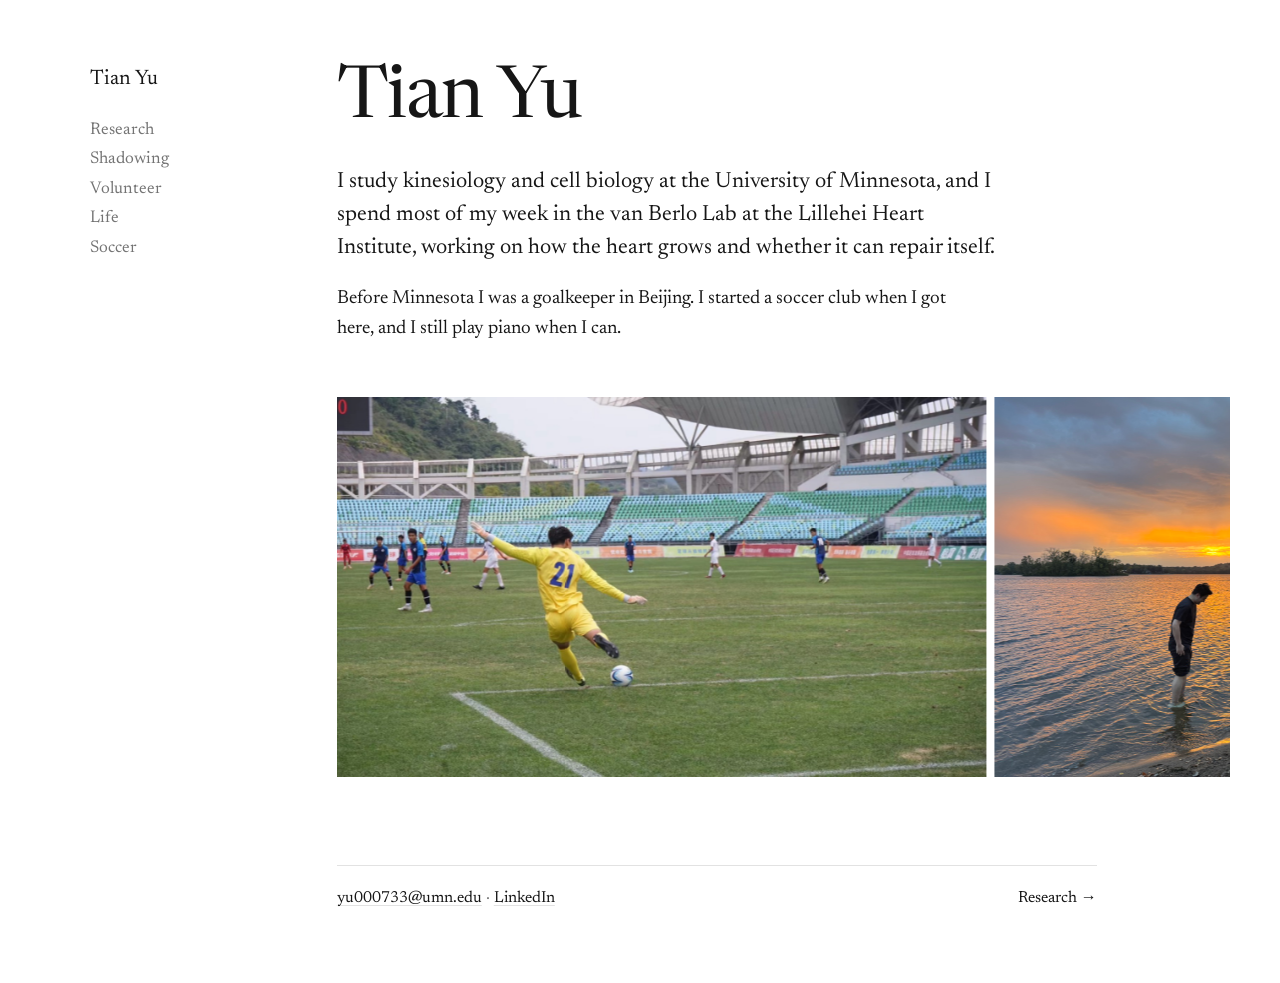
<file: index.html>
<!doctype html>
<html lang="en">
<head>
<meta charset="utf-8">
<meta name="viewport" content="width=device-width, initial-scale=1">
<title>Tian Yu</title>
<meta name="description" content="Tian Yu studies the heart at the University of Minnesota.">
<link rel="preconnect" href="https://fonts.googleapis.com">
<link rel="preconnect" href="https://fonts.gstatic.com" crossorigin>
<link href="https://fonts.googleapis.com/css2?family=Newsreader:ital,opsz,wght@0,6..72,400;0,6..72,500;1,6..72,400&display=swap" rel="stylesheet">
<link rel="stylesheet" href="style.css">
</head>
<body class="p-home">
<div class="binder">
  <nav class="tabs">
    <a href="index.html" class="t-home on" aria-current="page">Tian Yu</a>
    <a href="research.html" class="t-research">Research</a>
    <a href="shadowing.html" class="t-shadow">Shadowing</a>
    <a href="volunteer.html" class="t-volunteer">Volunteer</a>
    <a href="life.html" class="t-life">Life</a>
    <a href="soccer.html" class="t-soccer">Soccer</a>
  </nav>

  <main class="sheet">
    <h1>Tian Yu</h1>
    <p class="lede">
      I study kinesiology and cell biology at the University of Minnesota, and I spend most of my week in the
      van Berlo Lab at the Lillehei Heart Institute, working on how the heart grows and whether it can repair itself.
    </p>
    <div class="col">
      <p>
        Before Minnesota I was a goalkeeper in Beijing. I started a soccer club when I got here, and I still play piano when I can.
      </p>
    </div>

    <div class="strip" id="strip" aria-label="Photos, drag to scroll">
      <div class="strip-track">
        <img src="img/goal-kick.jpg" alt="Taking a goal kick in the yellow #21 kit">
        <img src="img/lake-sunset.jpg" alt="Friends wading into a lake at sunset">
        <img src="img/rabat-flag.jpg" alt="Our starting eleven in Rabat, Morocco">
        <img src="img/beach.jpg" alt="Walking out of the water at dusk">
        <img src="img/piano.jpg" alt="An upright piano in a practice room">
        <img src="img/celebration.jpg" alt="The team celebrating at full time">
        <img src="img/mountains.jpg" alt="A river running through the mountains at dusk">
        <img src="img/chinatown.jpg" alt="Under the Chinatown gate in Chicago">
        <img src="img/keeper.jpg" alt="In goal during a U17 league match">
        <img src="img/rooftop.jpg" alt="A rooftop at golden hour">
        <img src="img/walkout.jpg" alt="Walking out of the tunnel before a match">
        <img src="img/concert.jpg" alt="A stadium concert from the stands">
      </div>
    </div>

    <footer class="sheet-foot">
      <span><a href="mailto:yu000733@umn.edu">yu000733@umn.edu</a> · <a href="https://www.linkedin.com/in/tian-yu-554379333" target="_blank" rel="noopener">LinkedIn</a></span>
      <a class="next" href="research.html">Research →</a>
    </footer>
  </main>
</div>
<script src="main.js"></script>
</body>
</html>
</file>
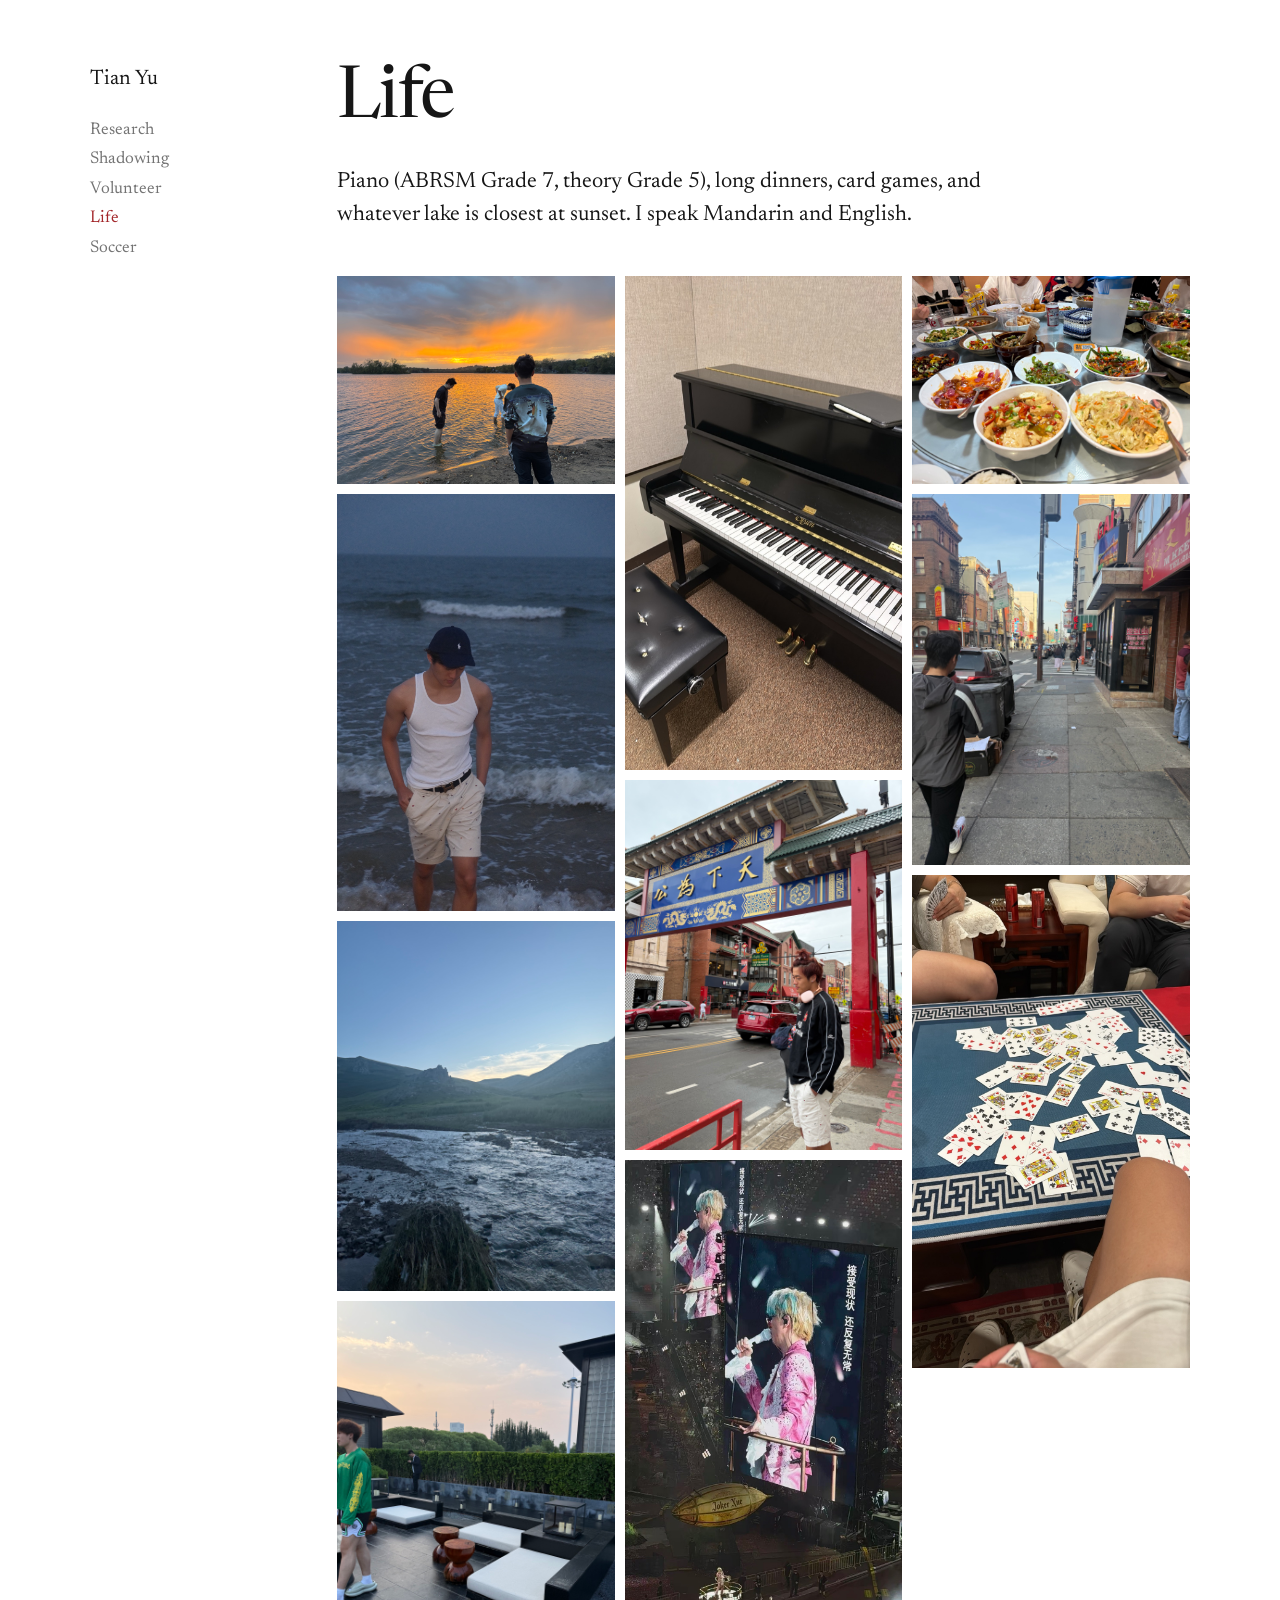
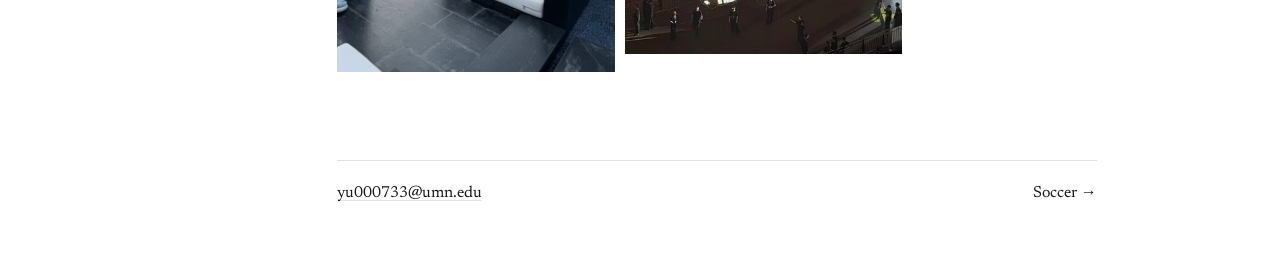
<file: life.html>
<!doctype html>
<html lang="en">
<head>
<meta charset="utf-8">
<meta name="viewport" content="width=device-width, initial-scale=1">
<title>Life · Tian Yu</title>
<meta name="description" content="Photos and the rest of Tian Yu's life.">
<link rel="preconnect" href="https://fonts.googleapis.com">
<link rel="preconnect" href="https://fonts.gstatic.com" crossorigin>
<link href="https://fonts.googleapis.com/css2?family=Newsreader:ital,opsz,wght@0,6..72,400;0,6..72,500;1,6..72,400&display=swap" rel="stylesheet">
<link rel="stylesheet" href="style.css">
</head>
<body class="p-life">
<div class="binder">
  <nav class="tabs">
    <a href="index.html" class="t-home">Tian Yu</a>
    <a href="research.html" class="t-research">Research</a>
    <a href="shadowing.html" class="t-shadow">Shadowing</a>
    <a href="volunteer.html" class="t-volunteer">Volunteer</a>
    <a href="life.html" class="t-life on" aria-current="page">Life</a>
    <a href="soccer.html" class="t-soccer">Soccer</a>
  </nav>

  <main class="sheet">
    <h1>Life</h1>
    <p class="lede">
      Piano (ABRSM Grade 7, theory Grade 5), long dinners, card games, and whatever lake is closest at sunset.
      I speak Mandarin and English.
    </p>

    <div class="photos">
      <figure><img src="img/lake-sunset.jpg" alt="Friends wading into a lake at sunset"></figure>
      <figure><img src="img/beach.jpg" alt="Walking out of the water at dusk"></figure>
      <figure><img src="img/mountains.jpg" alt="A river running through the mountains"></figure>
      <figure><img src="img/rooftop.jpg" alt="A rooftop at golden hour"></figure>
      <figure><img src="img/piano.jpg" alt="The practice room piano"></figure>
      <figure><img src="img/chinatown.jpg" alt="Under the Chinatown gate in Chicago"></figure>
      <figure><img src="img/concert.jpg" alt="A stadium concert from the stands"></figure>
      <figure><img src="img/dinner-table.jpg" alt="A table full of dishes at a family-style dinner"></figure>
      <figure><img src="img/city-street.jpg" alt="A city street"></figure>
      <figure><img src="img/cards.jpg" alt="Cards spread across a table"></figure>
    </div>

    <footer class="sheet-foot">
      <span><a href="mailto:yu000733@umn.edu">yu000733@umn.edu</a></span>
      <a class="next" href="soccer.html">Soccer →</a>
    </footer>
  </main>
</div>
<script src="main.js"></script>
</body>
</html>
</file>
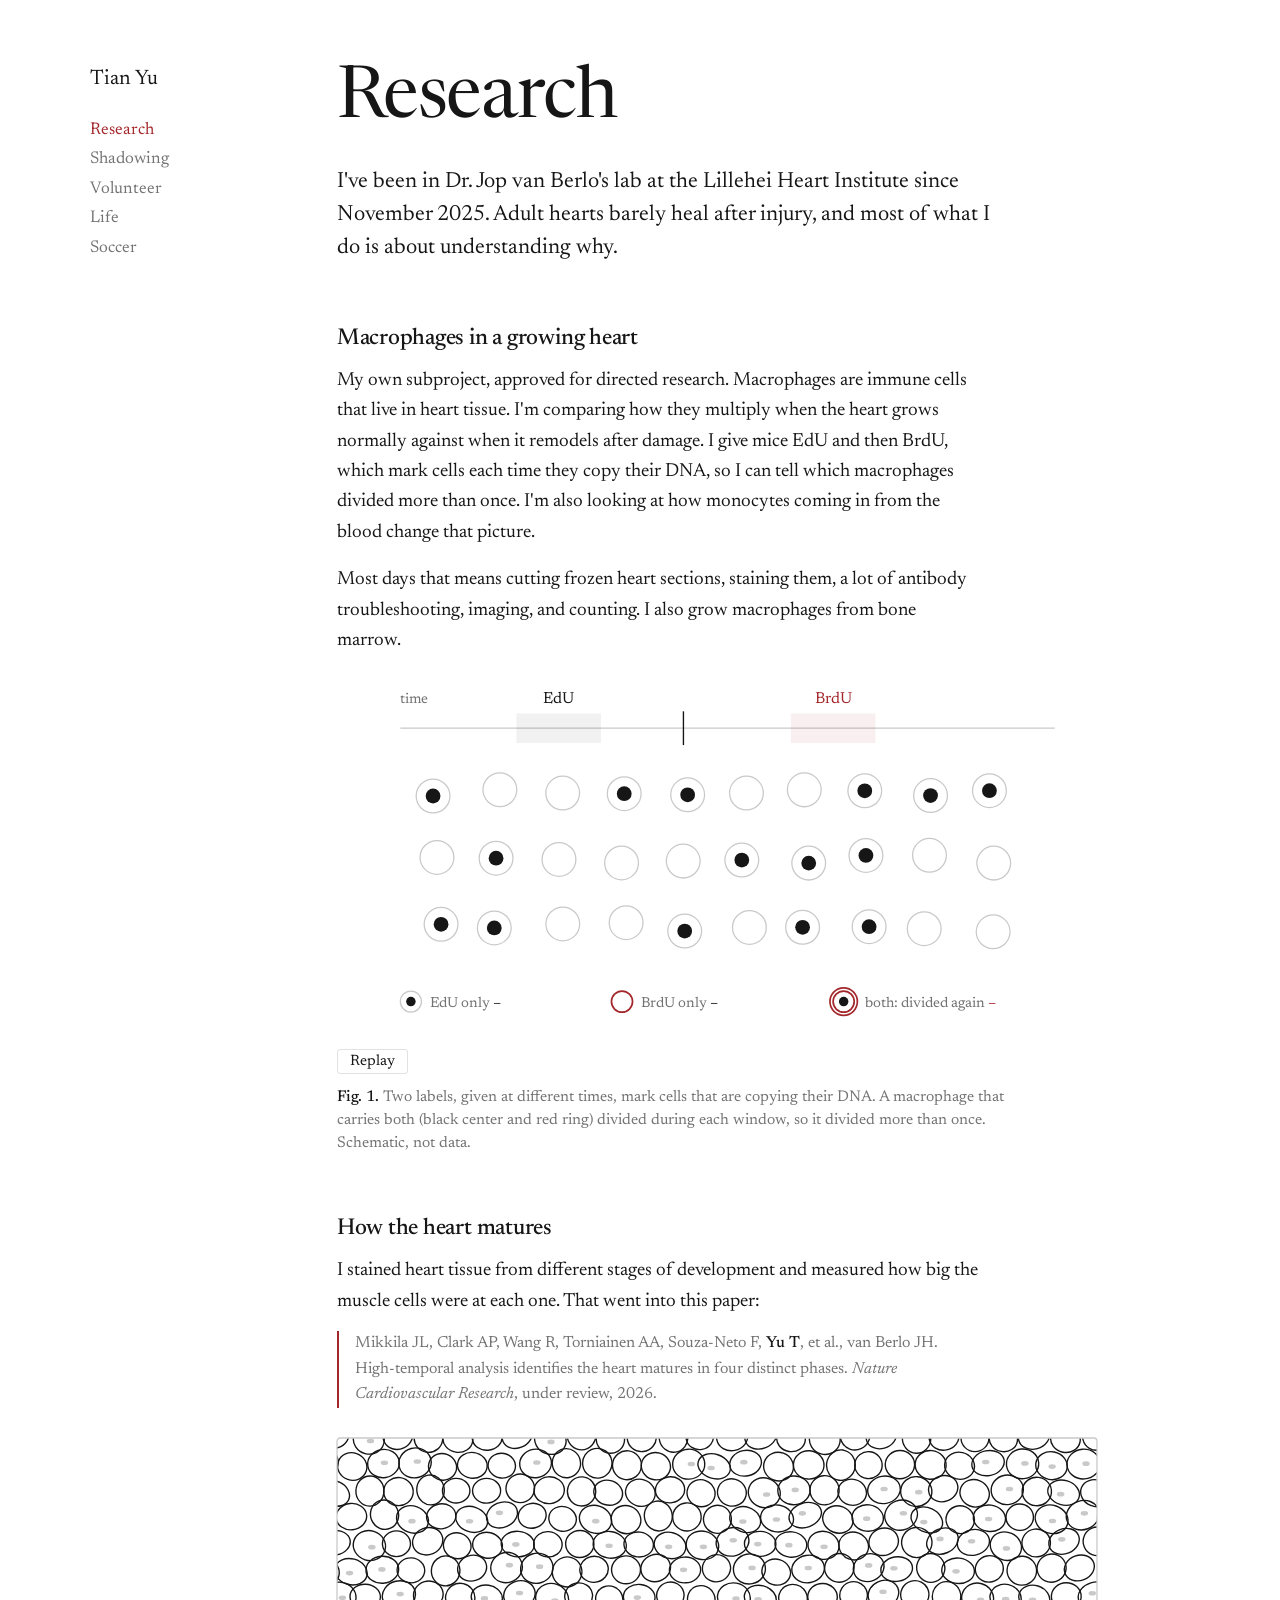
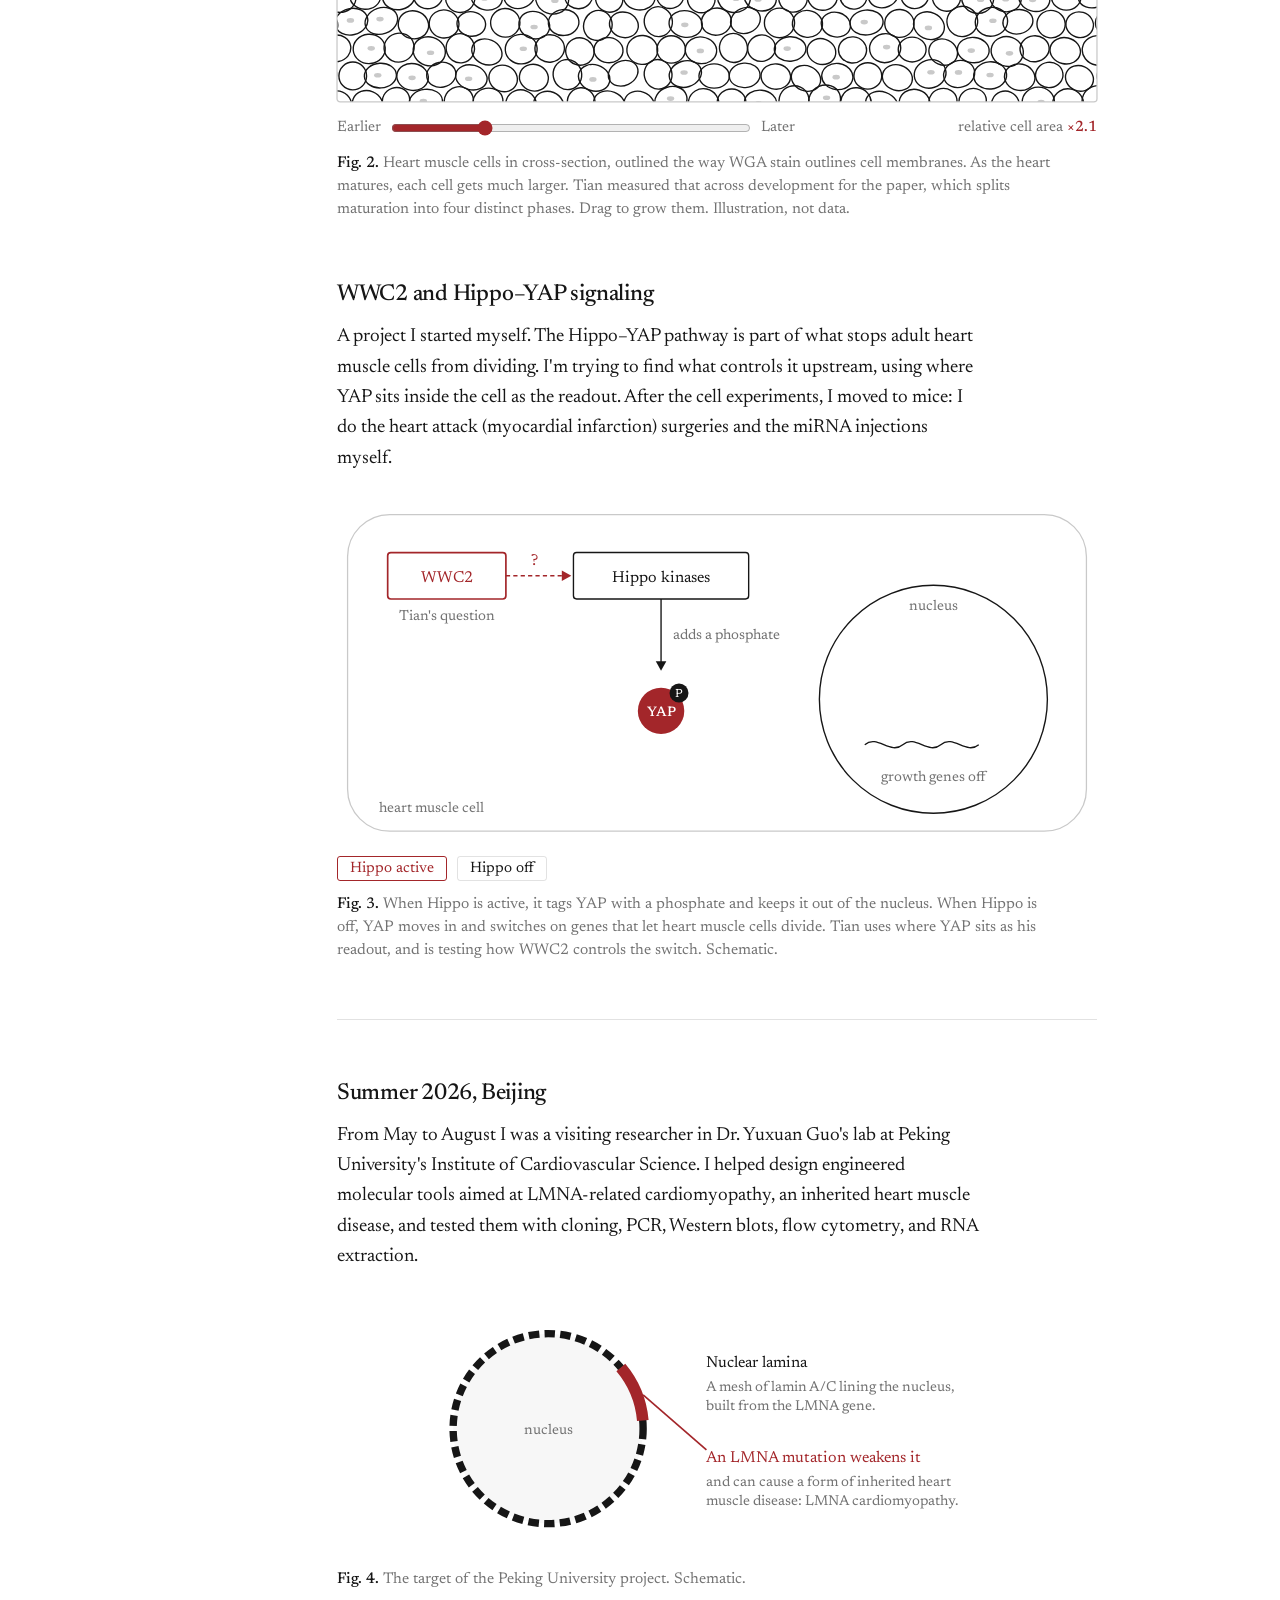
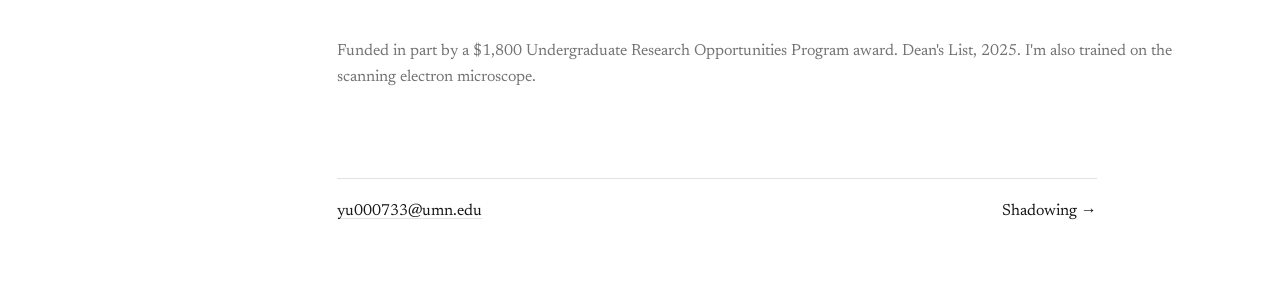
<file: research.html>
<!doctype html>
<html lang="en">
<head>
<meta charset="utf-8">
<meta name="viewport" content="width=device-width, initial-scale=1">
<title>Research · Tian Yu</title>
<meta name="description" content="Tian Yu's cardiac research in the van Berlo Lab and Guo Lab.">
<link rel="preconnect" href="https://fonts.googleapis.com">
<link rel="preconnect" href="https://fonts.gstatic.com" crossorigin>
<link href="https://fonts.googleapis.com/css2?family=Newsreader:ital,opsz,wght@0,6..72,400;0,6..72,500;1,6..72,400&display=swap" rel="stylesheet">
<link rel="stylesheet" href="style.css">
</head>
<body class="p-research">
<div class="binder">
  <nav class="tabs">
    <a href="index.html" class="t-home">Tian Yu</a>
    <a href="research.html" class="t-research on" aria-current="page">Research</a>
    <a href="shadowing.html" class="t-shadow">Shadowing</a>
    <a href="volunteer.html" class="t-volunteer">Volunteer</a>
    <a href="life.html" class="t-life">Life</a>
    <a href="soccer.html" class="t-soccer">Soccer</a>
  </nav>

  <main class="sheet">
    <h1>Research</h1>
    <p class="lede">
      I've been in Dr. Jop van Berlo's lab at the Lillehei Heart Institute since November 2025. Adult hearts barely heal after
      injury, and most of what I do is about understanding why.
    </p>

    <!-- Project 1 -->
    <div class="col">
      <h2>Macrophages in a growing heart</h2>
      <p>
        My own subproject, approved for directed research. Macrophages are immune cells that live in heart tissue. I'm comparing how
        they multiply when the heart grows normally against when it remodels after damage. I give mice EdU and then BrdU, which mark
        cells each time they copy their DNA, so I can tell which macrophages divided more than once. I'm also looking at how monocytes
        coming in from the blood change that picture.
      </p>
      <p>
        Most days that means cutting frozen heart sections, staining them, a lot of antibody troubleshooting, imaging, and counting.
        I also grow macrophages from bone marrow.
      </p>
    </div>

    <figure class="fig" id="fig1">
      <svg viewBox="0 0 720 330" role="img" aria-label="Animation: two labels given at different times mark dividing macrophages">
        <text class="tx-s" x="60" y="16">time</text>
        <line class="ln-s" x1="60" y1="40" x2="680" y2="40"/>
        <rect x="170" y="26" width="80" height="28" fill="var(--ink)" opacity=".06"/>
        <rect x="430" y="26" width="80" height="28" fill="var(--accent)" opacity=".07"/>
        <text class="tx" x="210" y="16" text-anchor="middle">EdU</text>
        <text class="tx-a" x="470" y="16" text-anchor="middle">BrdU</text>
        <line id="ph" class="ln" x1="60" y1="24" x2="60" y2="56" stroke-width="2"/>
        <g id="cells"></g>
        <g transform="translate(60 304)">
          <circle class="ln-s" cx="10" cy="-5" r="10"/><circle class="fill-i" cx="10" cy="-5" r="4.5"/>
          <text class="tx-s" x="28" y="0">EdU only <tspan id="cE" class="tx">–</tspan></text>
          <circle class="ln-a" cx="210" cy="-5" r="10"/>
          <text class="tx-s" x="228" y="0">BrdU only <tspan id="cB" class="tx">–</tspan></text>
          <circle class="ln-a" cx="420" cy="-5" r="10"/><circle class="ln-a" cx="420" cy="-5" r="13" stroke-width="1"/><circle class="fill-i" cx="420" cy="-5" r="4.5"/>
          <text class="tx-s" x="440" y="0">both: divided again <tspan id="cBoth" class="tx-a">–</tspan></text>
        </g>
      </svg>
      <div class="fig-controls"><button type="button" id="fig1Replay">Replay</button></div>
      <figcaption>
        <b>Fig. 1.</b> Two labels, given at different times, mark cells that are copying their DNA. A macrophage that carries both
        (black center and red ring) divided during each window, so it divided more than once. Schematic, not data.
      </figcaption>
    </figure>

    <!-- Project 2 -->
    <div class="col">
      <h2>How the heart matures</h2>
      <p>
        I stained heart tissue from different stages of development and measured how big the muscle cells were at each one. That
        went into this paper:
      </p>
      <p class="cite">
        Mikkila JL, Clark AP, Wang R, Torniainen AA, Souza-Neto F, <b>Yu T</b>, et al., van Berlo JH.
        High-temporal analysis identifies the heart matures in four distinct phases.
        <i>Nature Cardiovascular Research</i>, under review, 2026.
      </p>
    </div>

    <figure class="fig" id="fig2">
      <svg viewBox="0 0 720 250" role="img" aria-label="Cross-section of heart muscle cells that grow as the slider moves">
        <defs><clipPath id="tissueClip"><rect x="0" y="0" width="720" height="250" rx="3"/></clipPath></defs>
        <g clip-path="url(#tissueClip)"><g id="tissue"></g></g>
        <rect class="ln-s" x="0" y="0" width="720" height="250" rx="3"/>
      </svg>
      <div class="fig-controls">
        <span>Earlier</span>
        <input type="range" id="age" min="0" max="1000" value="0" aria-label="Developmental stage">
        <span>Later</span>
        <span style="margin-left:auto">relative cell area <b id="area" style="color:var(--accent);font-weight:500">×1.0</b></span>
      </div>
      <figcaption>
        <b>Fig. 2.</b> Heart muscle cells in cross-section, outlined the way WGA stain outlines cell membranes. As the heart matures,
        each cell gets much larger. Tian measured that across development for the paper, which splits maturation into four distinct phases.
        Drag to grow them. Illustration, not data.
      </figcaption>
    </figure>

    <!-- Project 3 -->
    <div class="col">
      <h2>WWC2 and Hippo–YAP signaling</h2>
      <p>
        A project I started myself. The Hippo–YAP pathway is part of what stops adult heart muscle cells from dividing. I'm trying to
        find what controls it upstream, using where YAP sits inside the cell as the readout. After the cell experiments, I moved to mice:
        I do the heart attack (myocardial infarction) surgeries and the miRNA injections myself.
      </p>
    </div>

    <figure class="fig" id="fig3">
      <svg viewBox="0 0 720 320" role="img" aria-label="Diagram: Hippo keeps YAP out of the nucleus; when Hippo is off, YAP enters and turns on growth genes">
        <rect class="ln-s" x="10" y="10" width="700" height="300" rx="40"/>
        <text class="tx-s" x="40" y="292">heart muscle cell</text>

        <rect class="ln-a" x="48" y="46" width="112" height="44" rx="3"/>
        <text class="tx-a" x="104" y="74" text-anchor="middle">WWC2</text>
        <text class="tx-s" x="104" y="110" text-anchor="middle">Tian's question</text>
        <line class="ln-a" x1="160" y1="68" x2="214" y2="68" stroke-dasharray="4 3"/>
        <path class="fill-a" d="M222 68 l-9 -5 v10 z"/>
        <text class="tx-a" x="187" y="58" text-anchor="middle">?</text>

        <rect class="ln hippo-box" x="224" y="46" width="166" height="44" rx="3"/>
        <text class="tx" x="307" y="74" text-anchor="middle">Hippo kinases</text>
        <line class="ln hippo-arrow" x1="307" y1="90" x2="307" y2="150"/>
        <path class="fill-i hippo-head" d="M307 158 l-5 -9 h10 z"/>
        <text class="tx-s" x="318" y="128">adds a phosphate</text>

        <circle class="ln" cx="565" cy="185" r="108"/>
        <text class="tx-s" x="565" y="100" text-anchor="middle">nucleus</text>
        <path class="ln" d="M500 228 c12 -10 24 10 36 0 s24 10 36 0 s24 10 36 0"/>
        <text id="genesOff" class="tx-s" x="565" y="262" text-anchor="middle">growth genes off</text>
        <text id="genesOn" class="tx-a" x="565" y="262" text-anchor="middle">growth genes on</text>

        <g id="yap" style="transform: translate(307px, 196px)">
          <circle class="fill-a" r="22"/>
          <text class="tx-w" y="4.5" text-anchor="middle">YAP</text>
          <g id="yapP"><circle class="fill-i" cx="17" cy="-17" r="9"/><text x="17" y="-13" text-anchor="middle" fill="#fff" font-size="11">P</text></g>
        </g>
      </svg>
      <div class="fig-controls">
        <button type="button" id="hOn" class="on">Hippo active</button>
        <button type="button" id="hOff">Hippo off</button>
      </div>
      <figcaption>
        <b>Fig. 3.</b> When Hippo is active, it tags YAP with a phosphate and keeps it out of the nucleus. When Hippo is off, YAP moves in
        and switches on genes that let heart muscle cells divide. Tian uses where YAP sits as his readout, and is testing how WWC2 controls
        the switch. Schematic.
      </figcaption>
    </figure>

    <hr>

    <div class="col">
      <h2>Summer 2026, Beijing</h2>
      <p>
        From May to August I was a visiting researcher in Dr. Yuxuan Guo's lab at Peking University's Institute of Cardiovascular
        Science. I helped design engineered molecular tools aimed at LMNA-related cardiomyopathy, an inherited heart muscle disease,
        and tested them with cloning, PCR, Western blots, flow cytometry, and RNA extraction.
      </p>
    </div>

    <figure class="fig" id="fig4">
      <svg viewBox="0 0 720 240" role="img" aria-label="Diagram of the nuclear lamina with a weak spot caused by an LMNA mutation">
        <circle cx="200" cy="120" r="90" fill="var(--ink)" opacity=".03"/>
        <circle class="lamina" cx="200" cy="120" r="90"/>
        <path d="M268.9 62.1 A90 90 0 0 1 289.7 112.2" stroke="var(--accent)" stroke-width="11" fill="none"/>
        <line class="ln-a" x1="290" y1="88" x2="350" y2="140" stroke-width="1"/>
        <text class="tx-s" x="200" y="125" text-anchor="middle">nucleus</text>

        <text class="tx" x="350" y="62">Nuclear lamina</text>
        <text class="tx-s" x="350" y="84">A mesh of lamin A/C lining the nucleus,</text>
        <text class="tx-s" x="350" y="102">built from the LMNA gene.</text>
        <text class="tx-a" x="350" y="152">An LMNA mutation weakens it</text>
        <text class="tx-s" x="350" y="174">and can cause a form of inherited heart</text>
        <text class="tx-s" x="350" y="192">muscle disease: LMNA cardiomyopathy.</text>
      </svg>
      <figcaption><b>Fig. 4.</b> The target of the Peking University project. Schematic.</figcaption>
    </figure>

    <p class="small" style="margin-top:48px">
      Funded in part by a $1,800 Undergraduate Research Opportunities Program award. Dean's List, 2025.
      I'm also trained on the scanning electron microscope.
    </p>

    <footer class="sheet-foot">
      <span><a href="mailto:yu000733@umn.edu">yu000733@umn.edu</a></span>
      <a class="next" href="shadowing.html">Shadowing →</a>
    </footer>
  </main>
</div>
<script src="main.js"></script>
<script src="figures.js"></script>
</body>
</html>
</file>
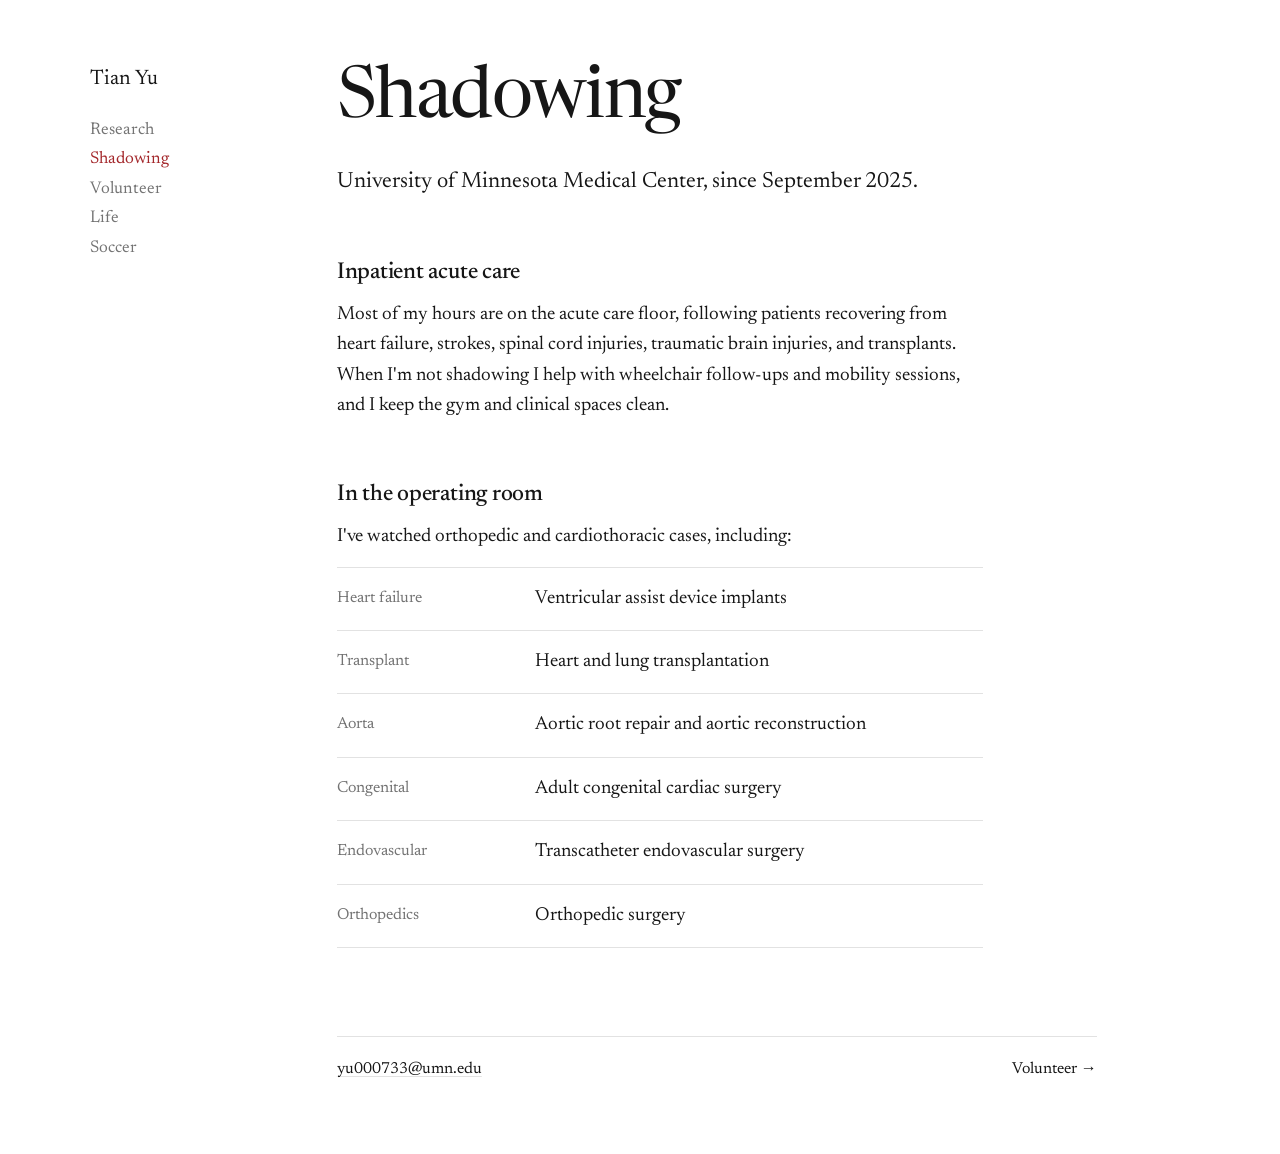
<file: shadowing.html>
<!doctype html>
<html lang="en">
<head>
<meta charset="utf-8">
<meta name="viewport" content="width=device-width, initial-scale=1">
<title>Shadowing · Tian Yu</title>
<meta name="description" content="Clinical shadowing at the University of Minnesota Medical Center.">
<link rel="preconnect" href="https://fonts.googleapis.com">
<link rel="preconnect" href="https://fonts.gstatic.com" crossorigin>
<link href="https://fonts.googleapis.com/css2?family=Newsreader:ital,opsz,wght@0,6..72,400;0,6..72,500;1,6..72,400&display=swap" rel="stylesheet">
<link rel="stylesheet" href="style.css">
</head>
<body class="p-shadow">
<div class="binder">
  <nav class="tabs">
    <a href="index.html" class="t-home">Tian Yu</a>
    <a href="research.html" class="t-research">Research</a>
    <a href="shadowing.html" class="t-shadow on" aria-current="page">Shadowing</a>
    <a href="volunteer.html" class="t-volunteer">Volunteer</a>
    <a href="life.html" class="t-life">Life</a>
    <a href="soccer.html" class="t-soccer">Soccer</a>
  </nav>

  <main class="sheet">
    <h1>Shadowing</h1>
    <p class="lede">
      University of Minnesota Medical Center, since September 2025.
    </p>

    <div class="col">
      <h2>Inpatient acute care</h2>
      <p>
        Most of my hours are on the acute care floor, following patients recovering from heart failure, strokes, spinal cord injuries,
        traumatic brain injuries, and transplants. When I'm not shadowing I help with wheelchair follow-ups and mobility sessions,
        and I keep the gym and clinical spaces clean.
      </p>

      <h2>In the operating room</h2>
      <p>
        I've watched orthopedic and cardiothoracic cases, including:
      </p>
      <ul class="entries" style="margin-top:14px">
        <li><span class="when">Heart failure</span><span>Ventricular assist device implants</span></li>
        <li><span class="when">Transplant</span><span>Heart and lung transplantation</span></li>
        <li><span class="when">Aorta</span><span>Aortic root repair and aortic reconstruction</span></li>
        <li><span class="when">Congenital</span><span>Adult congenital cardiac surgery</span></li>
        <li><span class="when">Endovascular</span><span>Transcatheter endovascular surgery</span></li>
        <li><span class="when">Orthopedics</span><span>Orthopedic surgery</span></li>
      </ul>
    </div>

    <footer class="sheet-foot">
      <span><a href="mailto:yu000733@umn.edu">yu000733@umn.edu</a></span>
      <a class="next" href="volunteer.html">Volunteer →</a>
    </footer>
  </main>
</div>
<script src="main.js"></script>
</body>
</html>
</file>
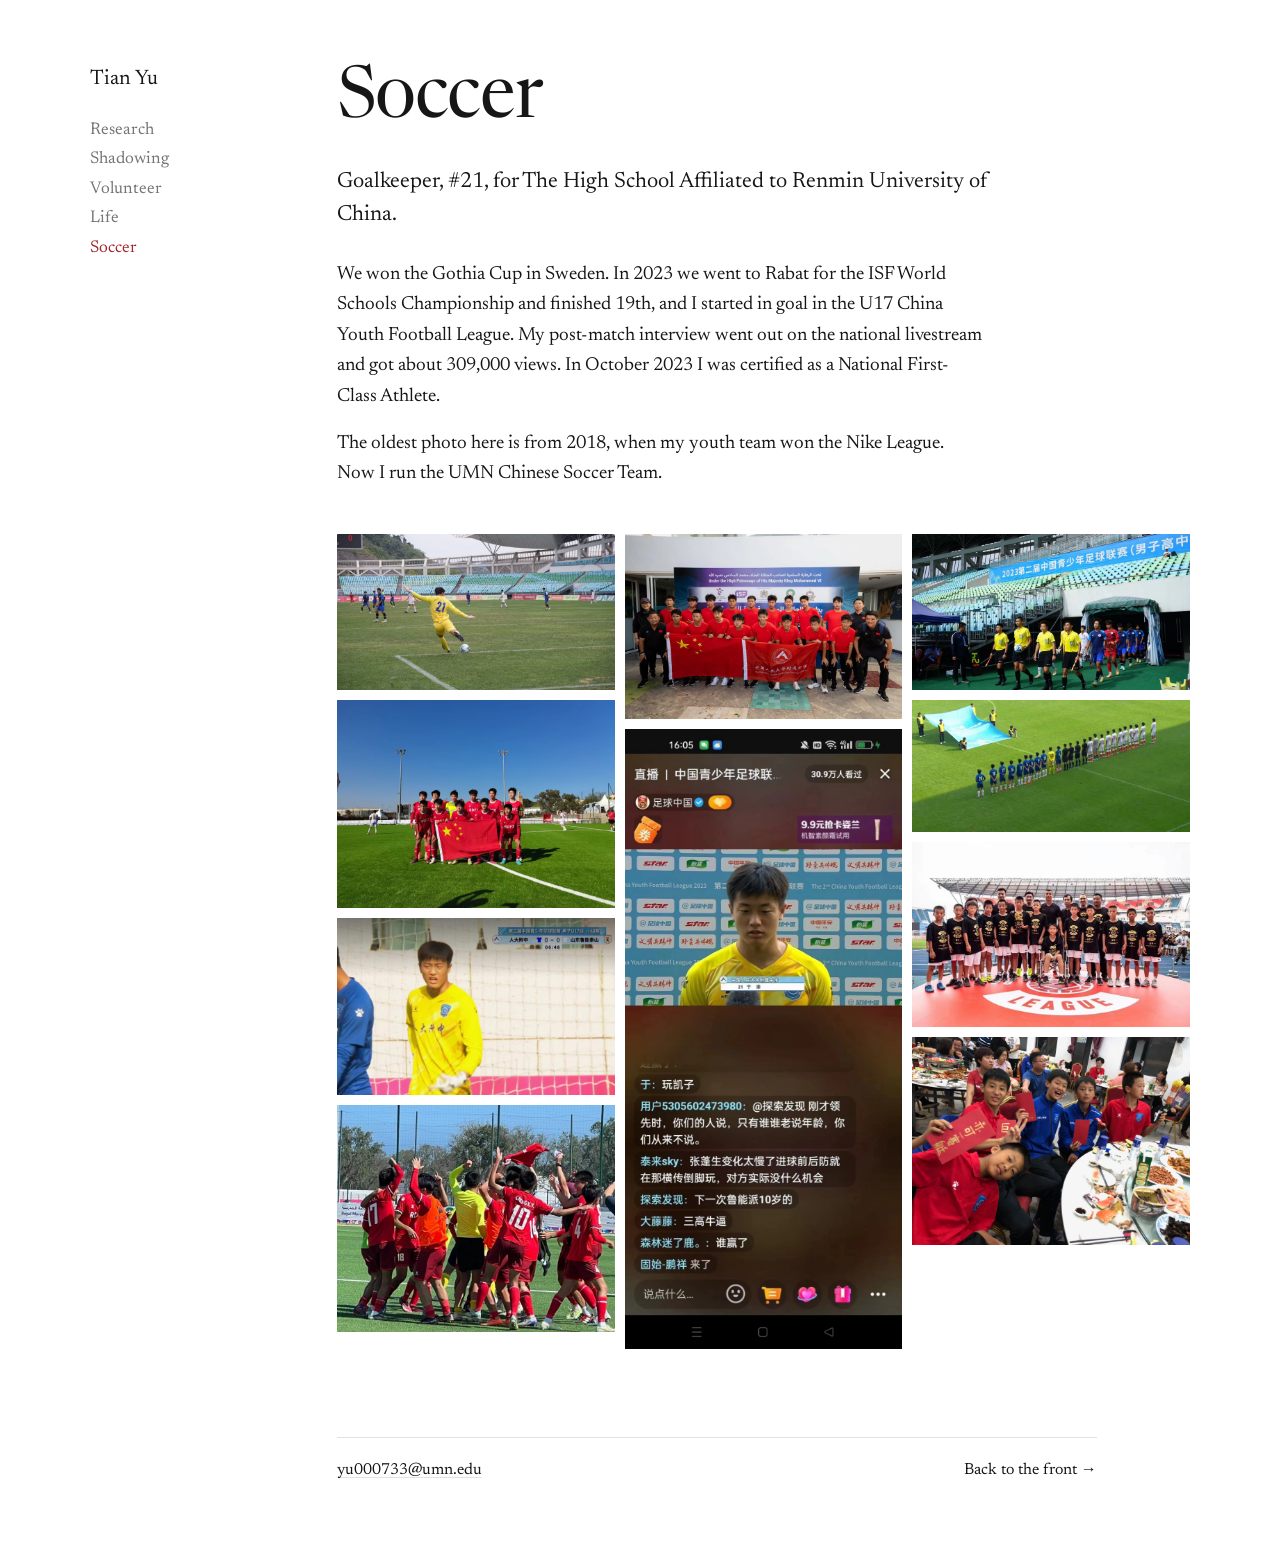
<file: soccer.html>
<!doctype html>
<html lang="en">
<head>
<meta charset="utf-8">
<meta name="viewport" content="width=device-width, initial-scale=1">
<title>Soccer · Tian Yu</title>
<meta name="description" content="Tian Yu, goalkeeper.">
<link rel="preconnect" href="https://fonts.googleapis.com">
<link rel="preconnect" href="https://fonts.gstatic.com" crossorigin>
<link href="https://fonts.googleapis.com/css2?family=Newsreader:ital,opsz,wght@0,6..72,400;0,6..72,500;1,6..72,400&display=swap" rel="stylesheet">
<link rel="stylesheet" href="style.css">
</head>
<body class="p-soccer">
<div class="binder">
  <nav class="tabs">
    <a href="index.html" class="t-home">Tian Yu</a>
    <a href="research.html" class="t-research">Research</a>
    <a href="shadowing.html" class="t-shadow">Shadowing</a>
    <a href="volunteer.html" class="t-volunteer">Volunteer</a>
    <a href="life.html" class="t-life">Life</a>
    <a href="soccer.html" class="t-soccer on" aria-current="page">Soccer</a>
  </nav>

  <main class="sheet">
    <h1>Soccer</h1>
    <p class="lede">
      Goalkeeper, #21, for The High School Affiliated to Renmin University of China.
    </p>

    <div class="col">
      <p style="margin-top:28px">
        We won the Gothia Cup in Sweden. In 2023 we went to Rabat for the ISF World Schools Championship and finished 19th,
        and I started in goal in the U17 China Youth Football League. My post-match interview went out on the national
        livestream and got about 309,000 views. In October 2023 I was certified as a National First-Class Athlete.
      </p>
      <p>
        The oldest photo here is from 2018, when my youth team won the Nike League. Now I run the UMN Chinese Soccer Team.
      </p>
    </div>

    <div class="photos">
      <figure><img src="img/goal-kick.jpg" alt="Taking a goal kick"></figure>
      <figure><img src="img/rabat-flag.jpg" alt="Starting eleven in Rabat"></figure>
      <figure><img src="img/keeper.jpg" alt="In goal against Shandong Luneng Taishan"></figure>
      <figure><img src="img/celebration.jpg" alt="Celebrating a win"></figure>
      <figure><img src="img/isf-delegation.jpg" alt="Our team at the ISF World Schools Championship"></figure>
      <figure><img src="img/interview.jpg" alt="The post-match livestream interview"></figure>
      <figure><img src="img/walkout.jpg" alt="Walking out before a match"></figure>
      <figure><img src="img/lineup.jpg" alt="Lining up before kickoff"></figure>
      <figure><img src="img/nike-league.jpg" alt="Nike League champions, 2018"></figure>
      <figure><img src="img/team-dinner.jpg" alt="Team dinner after the season"></figure>
    </div>

    <footer class="sheet-foot">
      <span><a href="mailto:yu000733@umn.edu">yu000733@umn.edu</a></span>
      <a class="next" href="index.html">Back to the front →</a>
    </footer>
  </main>
</div>
<script src="main.js"></script>
</body>
</html>
</file>
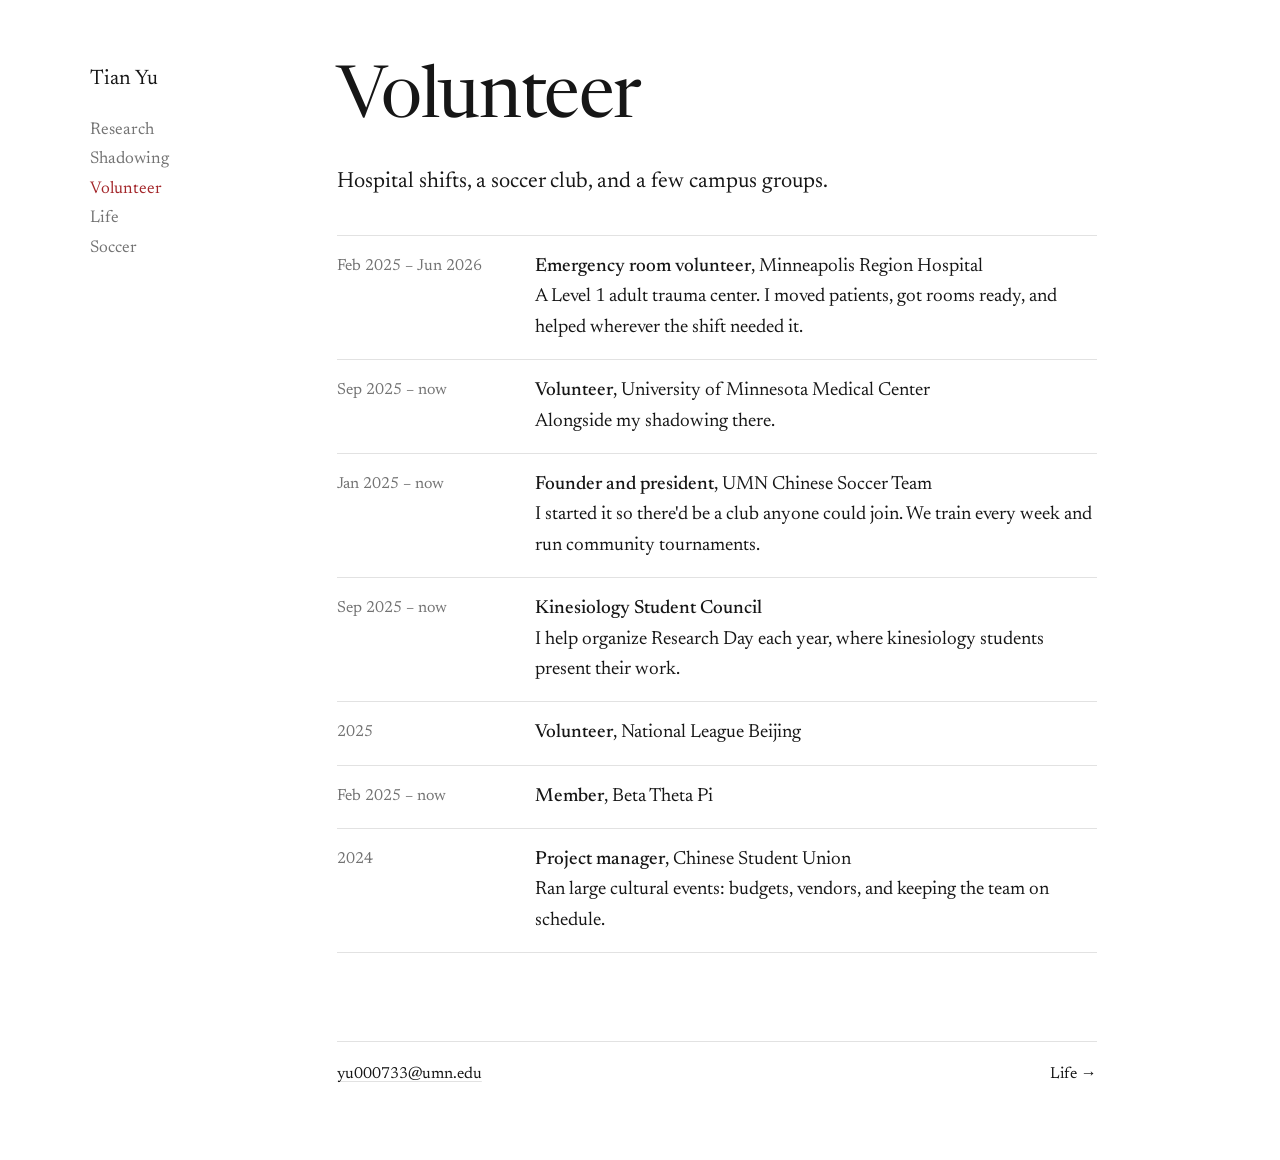
<file: volunteer.html>
<!doctype html>
<html lang="en">
<head>
<meta charset="utf-8">
<meta name="viewport" content="width=device-width, initial-scale=1">
<title>Volunteer · Tian Yu</title>
<meta name="description" content="Tian Yu's volunteering and leadership.">
<link rel="preconnect" href="https://fonts.googleapis.com">
<link rel="preconnect" href="https://fonts.gstatic.com" crossorigin>
<link href="https://fonts.googleapis.com/css2?family=Newsreader:ital,opsz,wght@0,6..72,400;0,6..72,500;1,6..72,400&display=swap" rel="stylesheet">
<link rel="stylesheet" href="style.css">
</head>
<body class="p-volunteer">
<div class="binder">
  <nav class="tabs">
    <a href="index.html" class="t-home">Tian Yu</a>
    <a href="research.html" class="t-research">Research</a>
    <a href="shadowing.html" class="t-shadow">Shadowing</a>
    <a href="volunteer.html" class="t-volunteer on" aria-current="page">Volunteer</a>
    <a href="life.html" class="t-life">Life</a>
    <a href="soccer.html" class="t-soccer">Soccer</a>
  </nav>

  <main class="sheet">
    <h1>Volunteer</h1>
    <p class="lede">
      Hospital shifts, a soccer club, and a few campus groups.
    </p>

    <ul class="entries" style="margin-top:36px">
      <li>
        <span class="when">Feb 2025 – Jun 2026</span>
        <span><b>Emergency room volunteer</b>, Minneapolis Region Hospital<br>
        A Level 1 adult trauma center. I moved patients, got rooms ready, and helped wherever the shift needed it.</span>
      </li>
      <li>
        <span class="when">Sep 2025 – now</span>
        <span><b>Volunteer</b>, University of Minnesota Medical Center<br>
        Alongside my shadowing there.</span>
      </li>
      <li>
        <span class="when">Jan 2025 – now</span>
        <span><b>Founder and president</b>, UMN Chinese Soccer Team<br>
        I started it so there'd be a club anyone could join. We train every week and run community tournaments.</span>
      </li>
      <li>
        <span class="when">Sep 2025 – now</span>
        <span><b>Kinesiology Student Council</b><br>
        I help organize Research Day each year, where kinesiology students present their work.</span>
      </li>
      <li>
        <span class="when">2025</span>
        <span><b>Volunteer</b>, National League Beijing</span>
      </li>
      <li>
        <span class="when">Feb 2025 – now</span>
        <span><b>Member</b>, Beta Theta Pi</span>
      </li>
      <li>
        <span class="when">2024</span>
        <span><b>Project manager</b>, Chinese Student Union<br>
        Ran large cultural events: budgets, vendors, and keeping the team on schedule.</span>
      </li>
    </ul>

    <footer class="sheet-foot">
      <span><a href="mailto:yu000733@umn.edu">yu000733@umn.edu</a></span>
      <a class="next" href="life.html">Life →</a>
    </footer>
  </main>
</div>
<script src="main.js"></script>
</body>
</html>
</file>
<file: style.css>
/*
  Two colors only: --ink (main) and --accent. Change --accent to recolor the whole site.
*/
:root {
  --ink: #161616;
  --accent: #a3262a;
  --soft: #737373;
  --faint: #c9c9c9;
  --rule: rgba(22, 22, 22, .12);
  --paper: #ffffff;
  --body: "Newsreader", Georgia, "Times New Roman", serif;
}
* { box-sizing: border-box; margin: 0; padding: 0; }
body {
  background: var(--paper); color: var(--ink);
  font: 400 19px/1.6 var(--body);
  font-optical-sizing: auto;
  -webkit-font-smoothing: antialiased;
}
img { display: block; max-width: 100%; }
a { color: inherit; text-decoration: underline; text-decoration-thickness: 1px; text-underline-offset: 3px; text-decoration-color: var(--rule); transition: color .15s, text-decoration-color .15s; }
a:hover { color: var(--accent); text-decoration-color: var(--accent); }
b { font-weight: 500; }
p + p { margin-top: .9em; }

/* ---------- Layout: list of pages on the left, page on the right ---------- */
.binder {
  display: grid; grid-template-columns: 170px minmax(0, 1fr); column-gap: clamp(40px, 6vw, 96px);
  max-width: 1180px; margin: 0 auto; padding: 64px 40px 72px;
}
.tabs {
  position: sticky; top: 64px; align-self: start;
  display: flex; flex-direction: column; align-items: flex-start; gap: 4px;
  view-transition-name: tabs;
}
.tabs a { text-decoration: none; color: var(--soft); font-size: 17px; line-height: 1.5; }
.tabs a:hover { color: var(--ink); }
.tabs a.on { color: var(--accent); }
.tabs .t-home { color: var(--ink); font-size: 21px; margin-bottom: 18px; }
.tabs .t-home.on { color: var(--ink); }

.sheet { min-width: 0; view-transition-name: sheet; }

/* ---------- Writing ---------- */
.sheet h1 {
  font-weight: 400; font-size: clamp(44px, 6vw, 72px); line-height: 1; letter-spacing: -.02em;
  margin-bottom: 30px;
}
.lede { font-size: 22px; line-height: 1.5; max-width: 30em; }
.col { max-width: 34em; }
.lede + .col { margin-top: 1em; }
.sheet h2 { font-weight: 500; font-size: 23px; letter-spacing: -.01em; margin: 56px 0 8px; }
.sheet h2 + p { margin-top: 0; }
.small { font-size: 16px; color: var(--soft); }
.cite { font-size: 16px; color: var(--soft); margin-top: 14px; padding-left: 16px; border-left: 2px solid var(--accent); max-width: 38em; }
.cite b { color: var(--ink); }
hr { border: 0; border-top: 1px solid var(--rule); margin: 56px 0; max-width: 760px; }

/* lists (volunteer, shadowing) */
.entries { list-style: none; max-width: 40em; border-top: 1px solid var(--rule); margin-top: 8px; }
.entries li { display: grid; grid-template-columns: 9.5em 1fr; gap: 18px; padding: 16px 0; border-bottom: 1px solid var(--rule); }
.entries .when { color: var(--soft); font-size: 16px; padding-top: 2px; }

/* ---------- Figures (research) ---------- */
.fig { max-width: 760px; margin: 30px 0 6px; }
.fig svg { display: block; width: 100%; height: auto; font-family: var(--body); overflow: visible; }
.fig figcaption { font-size: 15.5px; line-height: 1.5; color: var(--soft); margin-top: 12px; max-width: 46em; }
.fig figcaption b { color: var(--ink); font-weight: 500; }
.fig-controls { display: flex; align-items: center; gap: 10px; flex-wrap: wrap; margin-top: 14px; font-size: 15px; color: var(--soft); }
.fig button {
  font: 15px var(--body); color: var(--ink); background: none; cursor: pointer;
  border: 1px solid var(--rule); border-radius: 3px; padding: 4px 12px; transition: border-color .15s, color .15s;
}
.fig button:hover { border-color: var(--ink); }
.fig button.on { border-color: var(--accent); color: var(--accent); }
.fig input[type=range] { flex: 1; min-width: 160px; max-width: 360px; accent-color: var(--accent); }

/* svg drawing styles */
.ln   { stroke: var(--ink); fill: none; stroke-width: 1.3; }
.ln-s { stroke: var(--faint); fill: none; stroke-width: 1.2; }
.ln-a { stroke: var(--accent); fill: none; stroke-width: 1.6; }
.fill-a { fill: var(--accent); }
.fill-i { fill: var(--ink); }
.fill-p { fill: var(--paper); }
.tx   { fill: var(--ink); font-size: 15px; }
.tx-s { fill: var(--soft); font-size: 13.5px; }
.tx-a { fill: var(--accent); font-size: 15px; }
.tx-w { fill: #fff; font-size: 13px; font-weight: 500; }

/* Fig 1: labeling */
.cell .edu { transform-box: fill-box; transform-origin: center; transform: scale(0); transition: transform .5s cubic-bezier(.3,1.6,.5,1); }
.cell .brdu { opacity: 0; transition: opacity .4s; }
.cell.e .edu { transform: scale(1); }
.cell.b .brdu { opacity: 1; }
.cell.both .ring2 { opacity: 1; }
.cell .ring2 { opacity: 0; transition: opacity .4s .2s; }

/* Fig 3: Hippo-YAP */
#yap { transition: transform 1s cubic-bezier(.5,0,.2,1); }
#yapP { transition: opacity .4s; }
.hippo-box { transition: stroke .3s, stroke-dasharray .3s; }
.off .hippo-box { stroke: var(--faint); stroke-dasharray: 4 4; }
.off .hippo-arrow { stroke: var(--faint); }
.off #yapP { opacity: 0; }
#genesOff, #genesOn { transition: opacity .4s; }
#genesOn { opacity: 0; }
.off #genesOn { opacity: 1; }
.off #genesOff { opacity: 0; }

/* Fig 4: lamina */
.lamina { stroke: var(--ink); stroke-width: 7; fill: none; stroke-dasharray: 10 5; animation: drift 18s linear infinite; }
@keyframes drift { to { stroke-dashoffset: -150; } }

/* ---------- Photos ---------- */
.strip { overflow: hidden; cursor: grab; user-select: none; touch-action: pan-y; margin: 52px -40px 0 0; }
.strip.dragging { cursor: grabbing; }
.strip-track { display: flex; gap: 8px; width: max-content; will-change: transform; }
.strip img { height: clamp(220px, 32vw, 380px); width: auto; pointer-events: none; }

.photos { columns: 3 220px; column-gap: 10px; margin-top: 44px; }
.photos figure { break-inside: avoid; margin-bottom: 10px; }
.photos img { width: 100%; cursor: zoom-in; }
.photos figcaption { font-size: 15px; color: var(--soft); margin-top: 5px; }

/* ---------- Page foot ---------- */
.sheet-foot {
  display: flex; justify-content: space-between; align-items: baseline; gap: 20px; flex-wrap: wrap;
  margin-top: 88px; padding-top: 20px; border-top: 1px solid var(--rule);
  font-size: 16px; color: var(--soft); max-width: 760px;
}
.sheet-foot a { color: var(--ink); }
.next { text-decoration: none; }
.next:hover { color: var(--accent); }

/* ---------- Lightbox ---------- */
.lightbox { position: fixed; inset: 0; z-index: 50; background: rgba(255,255,255,.97); display: flex; align-items: center; justify-content: center; padding: 24px; cursor: zoom-out; }
.lightbox[hidden] { display: none; }
.lightbox img { max-height: 90vh; max-width: 92vw; width: auto; }

/* ---------- Page change ---------- */
@view-transition { navigation: auto; }
::view-transition-old(sheet) { animation: sheet-out .16s ease-in both; }
::view-transition-new(sheet) { animation: sheet-in .3s cubic-bezier(.2,.8,.2,1) both; }
@keyframes sheet-out { to { opacity: 0; } }
@keyframes sheet-in { from { opacity: 0; transform: translateY(12px); } }

/* ---------- Small screens ---------- */
@media (max-width: 820px) {
  body { font-size: 18px; }
  .binder { display: block; padding: 22px 20px 48px; }
  .tabs {
    position: static; flex-direction: row; flex-wrap: wrap; align-items: baseline;
    column-gap: 16px; row-gap: 2px; margin-bottom: 44px;
  }
  .tabs .t-home { flex-basis: 100%; margin-bottom: 6px; }
  .tabs a { font-size: 16px; }
  .lede { font-size: 20px; }
  .strip { margin-right: -20px; margin-left: -20px; }
  .entries li { grid-template-columns: 1fr; gap: 2px; }
  .photos { columns: 2; column-gap: 6px; }
  .photos figure { margin-bottom: 6px; }
}
@media (max-width: 600px) {
  #fig1 .tx, #fig1 .tx-a, #fig3 .tx, #fig3 .tx-a { font-size: 22px; }
  #fig1 .tx-s, #fig3 .tx-s { font-size: 19px; }
}
@media (prefers-reduced-motion: reduce) {
  ::view-transition-old(sheet), ::view-transition-new(sheet) { animation: none; }
  .lamina { animation: none; }
}
</file>
